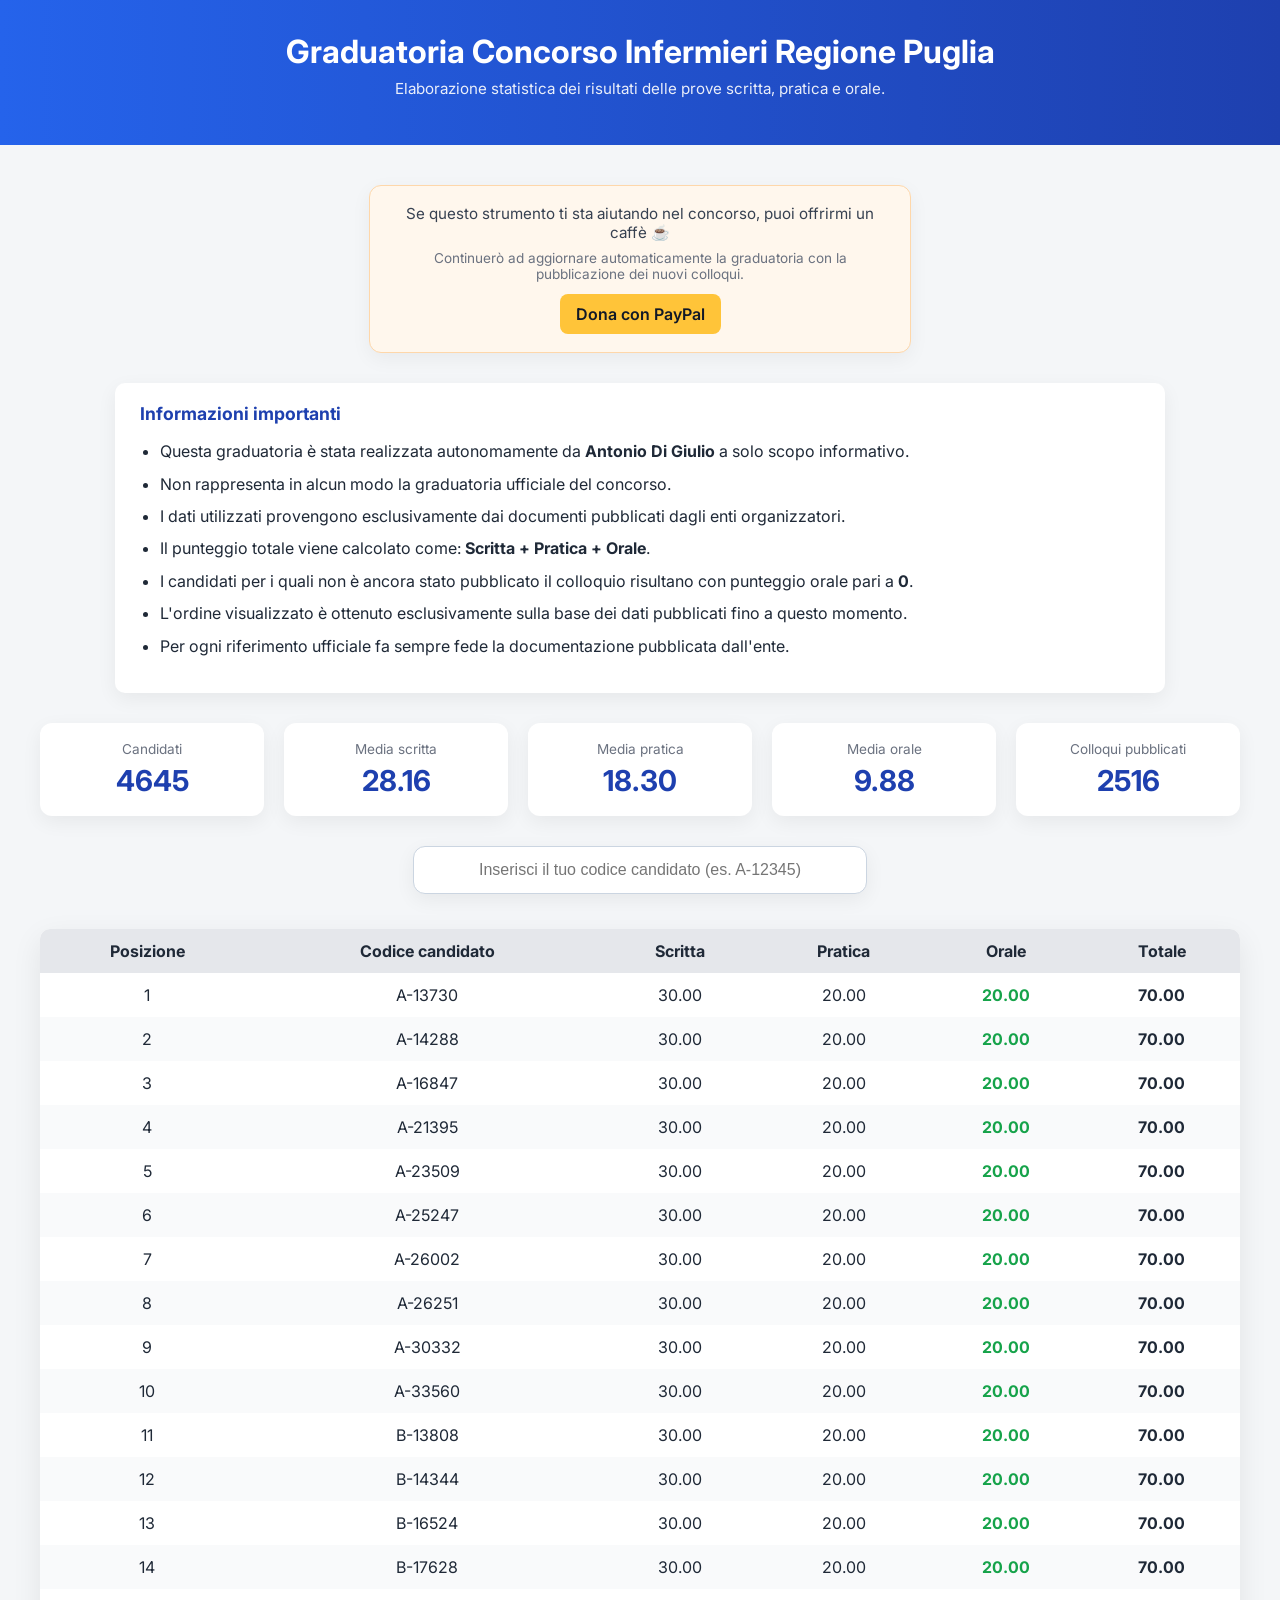
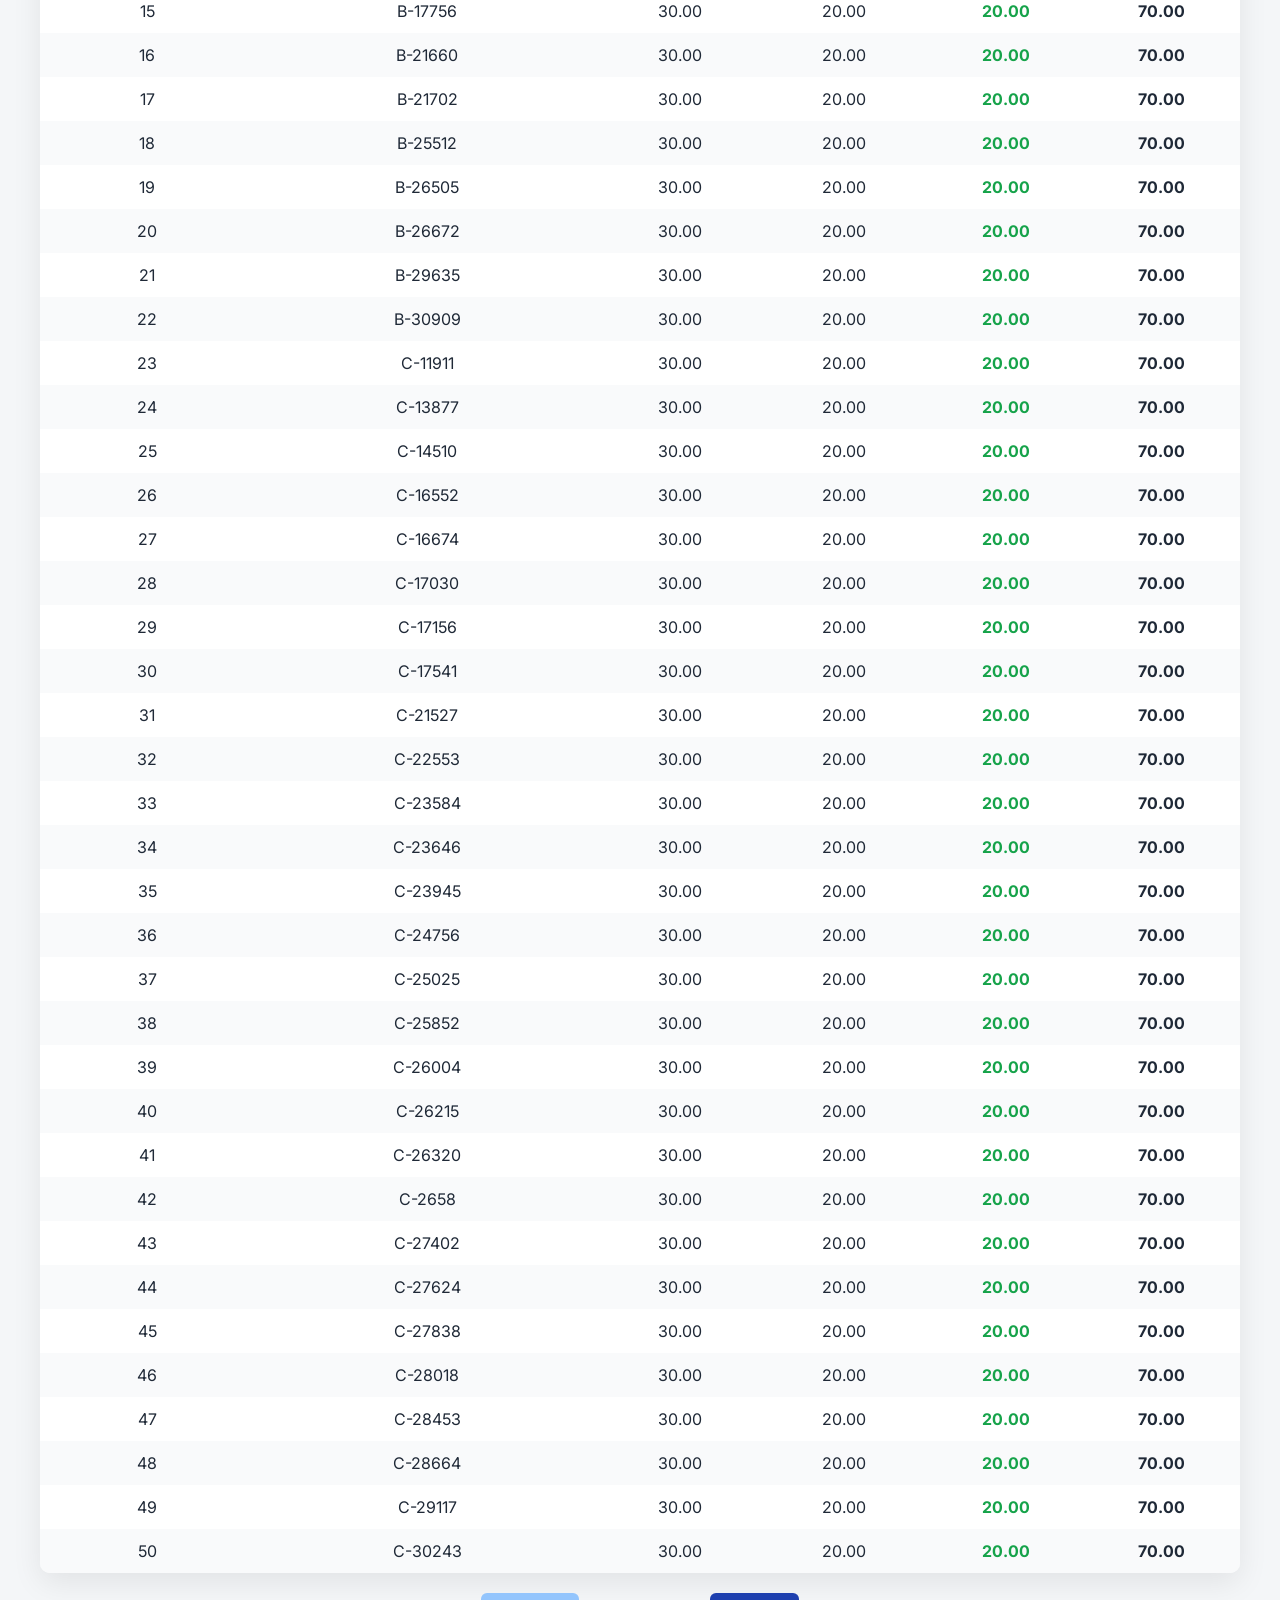
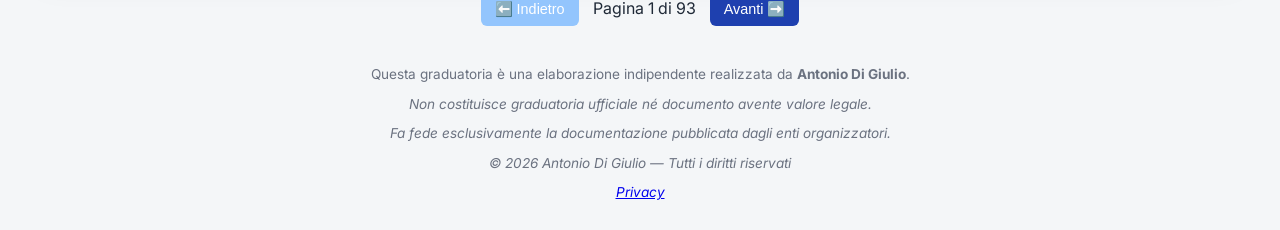
<file: index.html>
<!DOCTYPE html>
<html lang="it">

<head>
  <meta charset="UTF-8">
  <title>Graduatoria Concorso Infermieri Regione Puglia</title>

  <link rel="stylesheet" href="style.css">
  <link href="https://fonts.googleapis.com/css2?family=Inter:wght@400;600;700&display=swap" rel="stylesheet">
</head>

<body>

<header>
  <h1>Graduatoria Concorso Infermieri Regione Puglia</h1>

  <p class="subtitle">
    Elaborazione statistica dei risultati delle prove scritta, pratica e orale.
  </p>
</header>

<section class="donazione-box">

  <p>
    Se questo strumento ti sta aiutando nel concorso,
    puoi offrirmi un caffè ☕
  </p>

  <p class="mini">
    Continuerò ad aggiornare automaticamente la graduatoria con la pubblicazione dei nuovi colloqui.
  </p>

  <a href="https://www.paypal.me/toniodigiulio" target="_blank" class="paypal-btn">
    Dona con PayPal
  </a>

</section>

<section class="info-box">

  <h2>Informazioni importanti</h2>

  <ul>

    <li>
      Questa graduatoria è stata realizzata autonomamente da <strong>Antonio Di Giulio</strong> a solo scopo informativo.
    </li>

    <li>
      Non rappresenta in alcun modo la graduatoria ufficiale del concorso.
    </li>

    <li>
      I dati utilizzati provengono esclusivamente dai documenti pubblicati dagli enti organizzatori.
    </li>

    <li>
      Il punteggio totale viene calcolato come:
      <strong>Scritta + Pratica + Orale</strong>.
    </li>

    <li>
      I candidati per i quali non è ancora stato pubblicato il colloquio risultano con punteggio orale pari a <strong>0</strong>.
    </li>

    <li>
      L'ordine visualizzato è ottenuto esclusivamente sulla base dei dati pubblicati fino a questo momento.
    </li>

    <li>
      Per ogni riferimento ufficiale fa sempre fede la documentazione pubblicata dall'ente.
    </li>

  </ul>

</section>

<section class="stats-grid">

  <div class="stat">
    <span class="stat-label">Candidati</span>
    <span class="stat-value" id="totale-candidati">-</span>
  </div>

  <div class="stat">
    <span class="stat-label">Media scritta</span>
    <span class="stat-value" id="media-scritta">-</span>
  </div>

  <div class="stat">
    <span class="stat-label">Media pratica</span>
    <span class="stat-value" id="media-pratica">-</span>
  </div>

  <div class="stat">
    <span class="stat-label">Media orale</span>
    <span class="stat-value" id="media-orale">-</span>
  </div>

  <div class="stat">
    <span class="stat-label">Colloqui pubblicati</span>
    <span class="stat-value" id="orali-pubblicati">-</span>
  </div>

</section>

<section class="search-section">

  <input
    type="text"
    id="search"
    placeholder="Inserisci il tuo codice candidato (es. A-12345)"
    autocomplete="off">

</section>

<section class="table-wrapper">

  <table>

    <thead>
      <tr>
        <th>Posizione</th>
        <th>Codice candidato</th>
        <th>Scritta</th>
        <th>Pratica</th>
        <th>Orale</th>
        <th>Totale</th>
      </tr>
    </thead>

    <tbody></tbody>

  </table>

</section>

<section class="pagination">

  <button id="prev">⬅️ Indietro</button>

  <span id="page-info"></span>

  <button id="next">Avanti ➡️</button>

</section>

<footer>

  <p>
    Questa graduatoria è una elaborazione indipendente realizzata da
    <strong>Antonio Di Giulio</strong>.
  </p>

  <p class="footer-note">
    Non costituisce graduatoria ufficiale né documento avente valore legale.
  </p>

  <p class="footer-note">
    Fa fede esclusivamente la documentazione pubblicata dagli enti organizzatori.
  </p>

  <p class="footer-note">
    © 2026 Antonio Di Giulio — Tutti i diritti riservati
  </p>

  <p class="footer-note">
    <a href="privacy.html">Privacy</a>
  </p>

</footer>

<script src="graduatoria.js"></script>

</body>
</html>
</file>
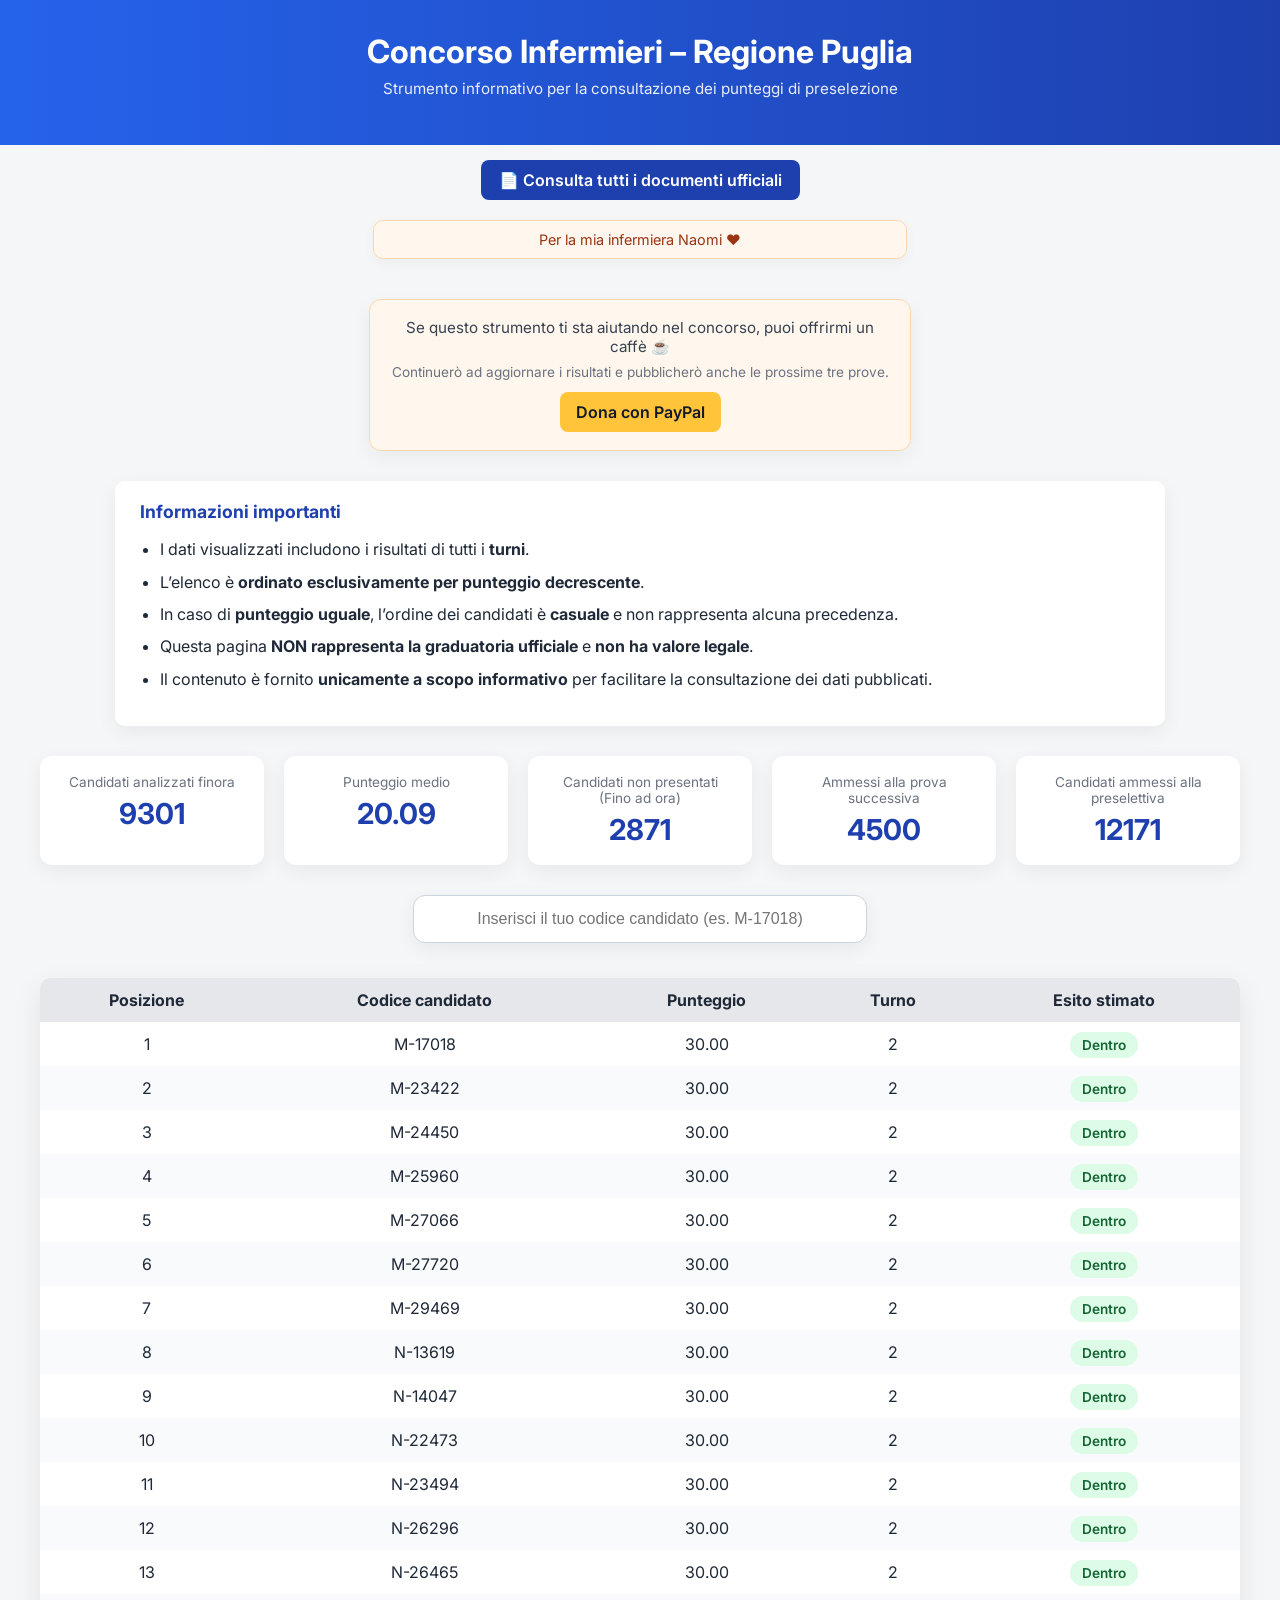
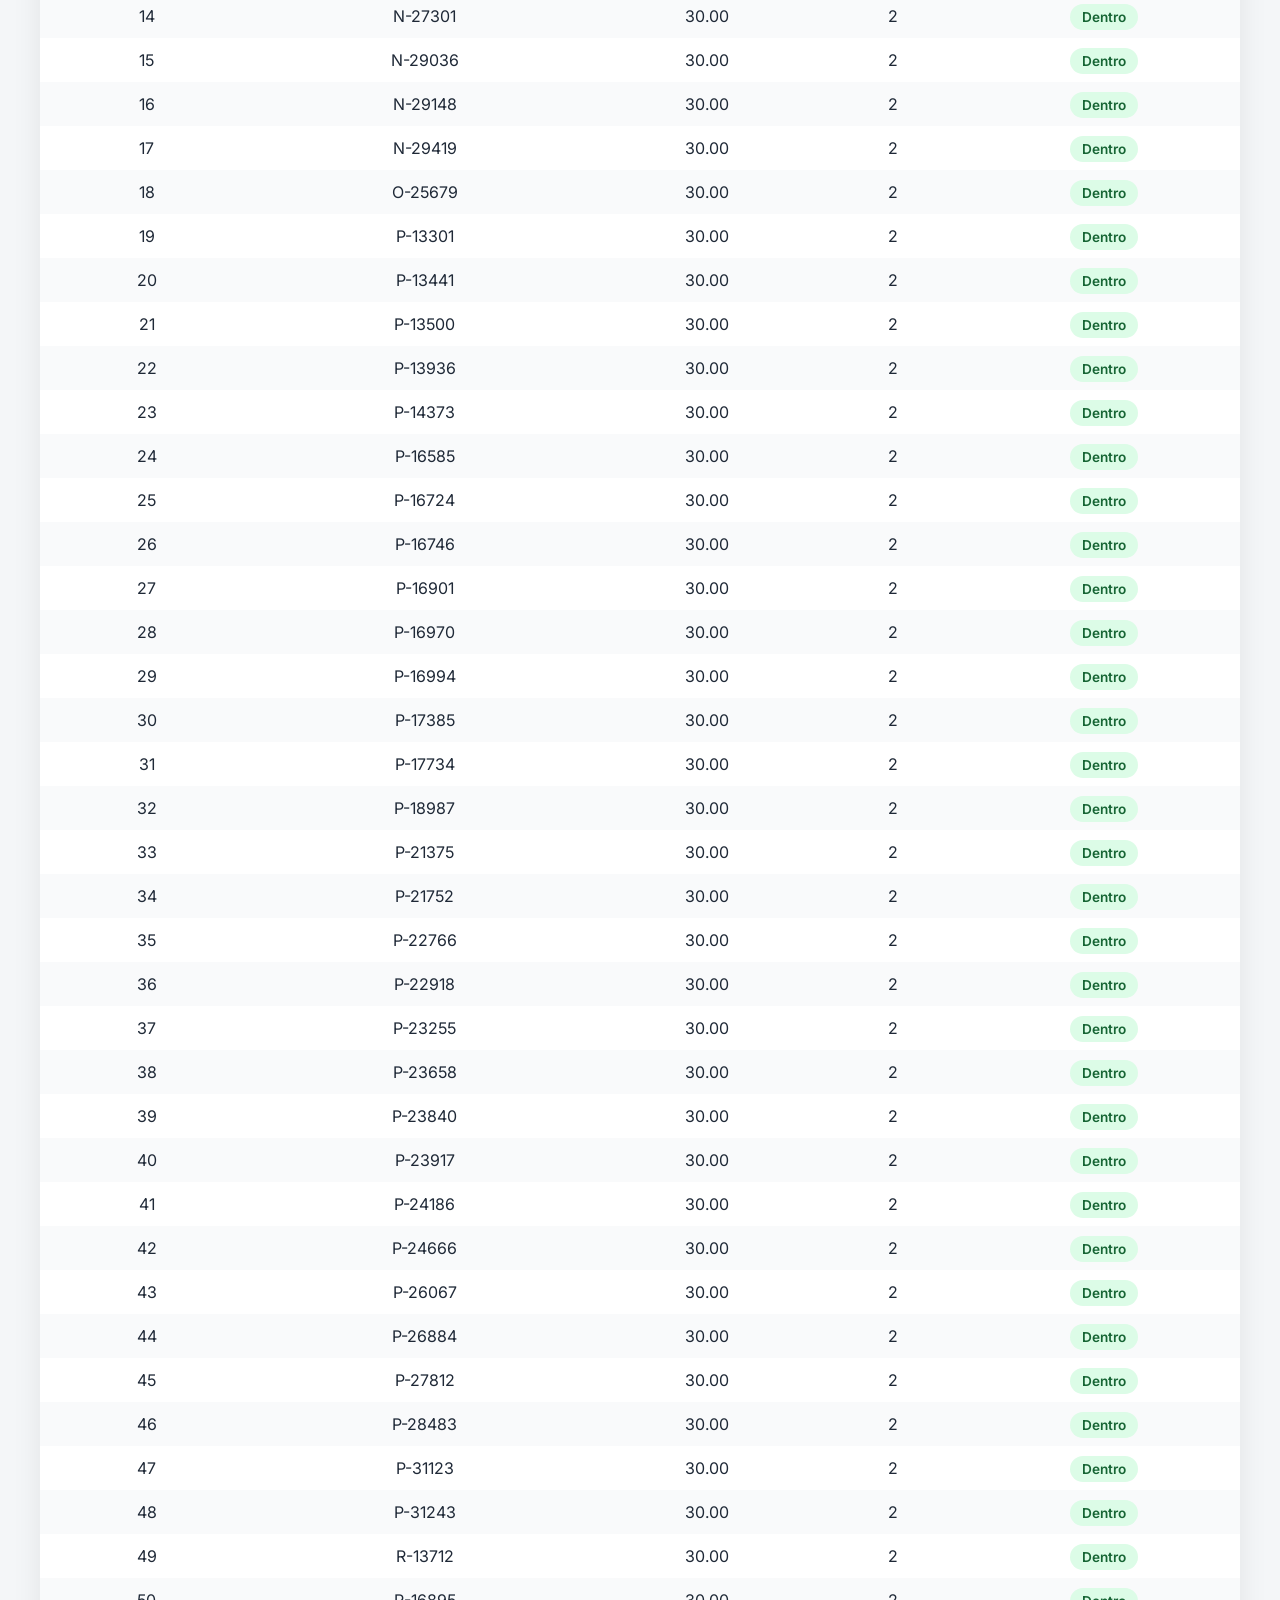
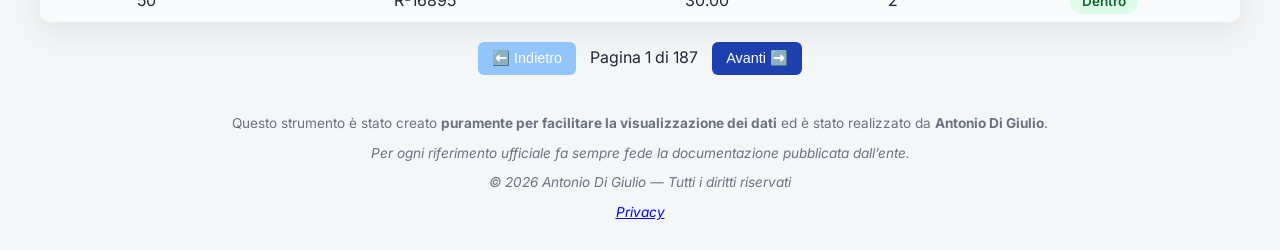
<file: index_without_orale.html>
<!DOCTYPE html>
<html lang="it">
<head>
  <meta charset="UTF-8" />
  <title>Concorso Infermieri – Regione Puglia</title>

  <link rel="stylesheet" href="style.css" />
  <link href="https://fonts.googleapis.com/css2?family=Inter:wght@400;600;700&display=swap" rel="stylesheet">
</head>

<body>

  <header>
    <h1>Concorso Infermieri – Regione Puglia</h1>
    <p class="subtitle">
      Strumento informativo per la consultazione dei punteggi di preselezione
    </p>
  </header>
  
<div style="text-align:center; margin-top: 15px;">
  <a href="risorse.html" class="btn-risorse">
    📄 Consulta tutti i documenti ufficiali
  </a>
</div>

  
  
<section class="dedica-box">
  <p>Per la mia infermiera Naomi ❤️</p>
</section>

<section class="donazione-box">
  <p>
    Se questo strumento ti sta aiutando nel concorso,
    puoi offrirmi un caffè ☕
  </p>

  <p class="mini">
    Continuerò ad aggiornare i risultati e pubblicherò anche le prossime tre prove.
  </p>

  <a href="https://www.paypal.me/toniodigiulio" target="_blank" class="paypal-btn">
    Dona con PayPal
  </a>
</section>

<section class="info-box">
  <h2>Informazioni importanti</h2>

  <ul>
    <li>
      I dati visualizzati includono i risultati di tutti i <strong>turni</strong>. 
    </li>
    <li>
      L’elenco è <strong>ordinato esclusivamente per punteggio decrescente</strong>.
    </li>
    <li>
      In caso di <strong>punteggio uguale</strong>, l’ordine dei candidati è
      <strong>casuale</strong> e non rappresenta alcuna precedenza.
    </li>
    <li>
      Questa pagina <strong>NON rappresenta la graduatoria ufficiale</strong>
      e <strong>non ha valore legale</strong>.
    </li>
    <li>
      Il contenuto è fornito <strong>unicamente a scopo informativo</strong>
      per facilitare la consultazione dei dati pubblicati.
    </li>
  </ul>
</section>

<section class="stats-grid">

  <div class="stat">
    <span class="stat-label">Candidati analizzati finora</span>
    <span class="stat-value" id="totale-candidati">-</span>
  </div>

  <div class="stat">
    <span class="stat-label">Punteggio medio</span>
    <span class="stat-value" id="punteggio-medio">-</span>
  </div>

  <!--<div class="stat">
    <span class="stat-label">Turni analizzati</span>
    <span class="stat-value">6</span>
  </div>-->
  
  <div class="stat">
	<span class="stat-label">Candidati non presentati (Fino ad ora)</span>
	<span class="stat-value">2871</span>
  </div>

  <div class="stat">
    <span class="stat-label">Ammessi alla prova successiva</span>
    <span class="stat-value">4500</span>
  </div>

  <div class="stat">
    <span class="stat-label">Candidati ammessi alla preselettiva</span>
    <span class="stat-value">12171</span>
  </div>
  
  
  <!--<div class="stat">
    <span class="stat-label">Ultimo aggiornamento</span>
    <span class="stat-value" id="ultimo-aggiornamento">—</span>
  </div>-->


</section>




<section class="search-section">
  <input
    type="text"
    id="search"
    placeholder="Inserisci il tuo codice candidato (es. M-17018)"
    autocomplete="off"
  />
</section>

  <section class="table-wrapper">
    <table>
      <thead>
        <tr>
          <th>Posizione</th>
          <th>Codice candidato</th>
          <th>Punteggio</th>
          <th>Turno</th>
          <th>Esito stimato</th>
        </tr>
      </thead>
      <tbody></tbody>
    </table>
  </section>
	
<section class="pagination">
  <button id="prev">⬅️ Indietro</button>
  <span id="page-info"></span>
  <button id="next">Avanti ➡️</button>
</section>



<footer>
  <p>
    Questo strumento è stato creato <strong>puramente per facilitare la visualizzazione dei dati</strong>
    ed è stato realizzato da <strong>Antonio Di Giulio</strong>.
  </p>

  <p class="footer-note">
    Per ogni riferimento ufficiale fa sempre fede la documentazione pubblicata dall’ente.
  </p>

  <p class="footer-note">
    © 2026 Antonio Di Giulio — Tutti i diritti riservati
  </p>

  <p class="footer-note">
    <a href="privacy.html">Privacy</a>
  </p>

</footer>


  <script src="app.js"></script>
</body>
</html>
</file>
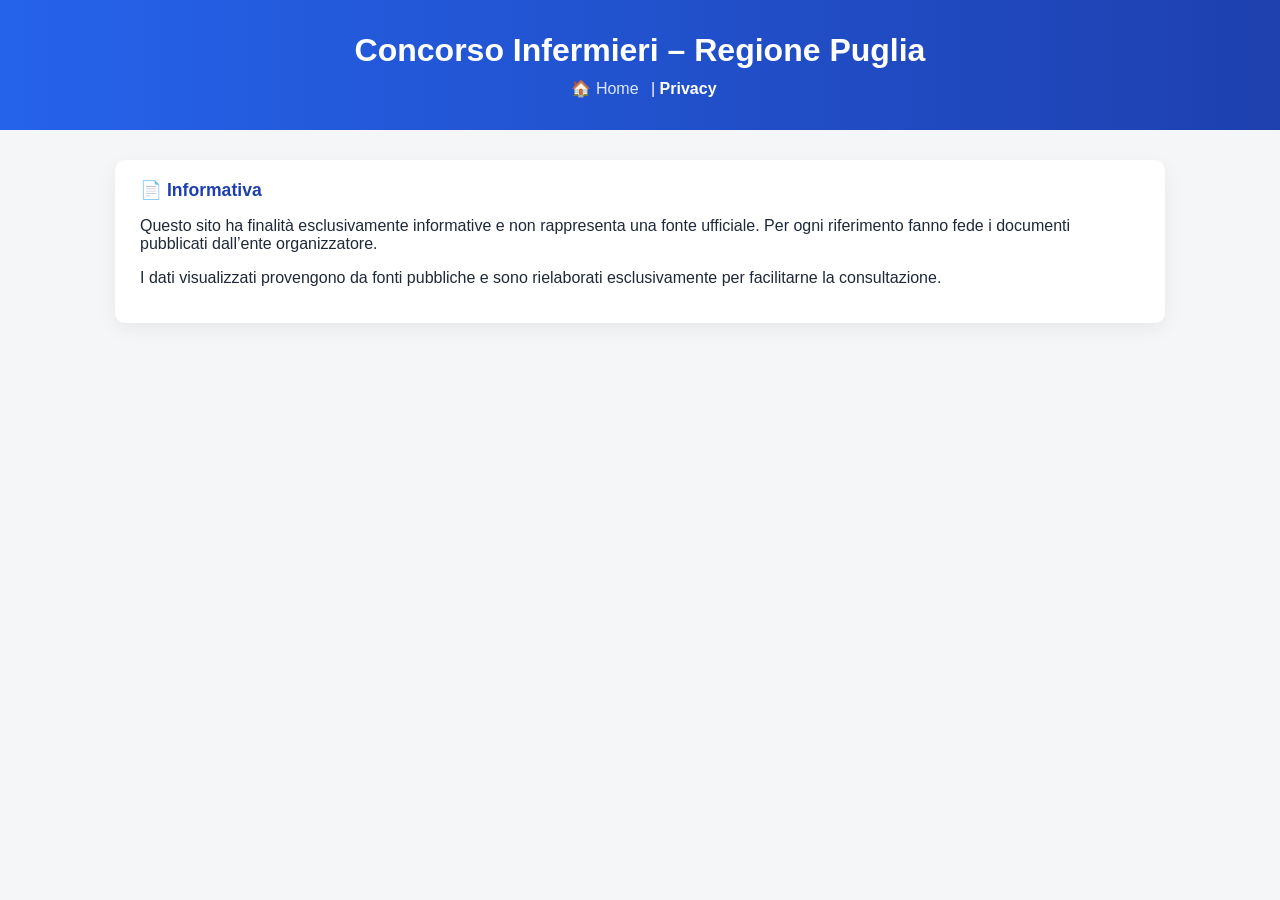
<file: privacy.html>
<!DOCTYPE html>
<html lang="it">
<head>
  <meta charset="UTF-8" />
  <title>Privacy</title>
  <link rel="stylesheet" href="style.css" />
</head>

<body>

<header>
  <h1>Concorso Infermieri – Regione Puglia</h1>

  <div style="margin-top: 10px;">
    <a href="index.html">🏠 Home</a> |
    <strong>Privacy</strong>
  </div>
</header>

<section class="info-box">
  <h2>📄 Informativa</h2>

  <p>
    Questo sito ha finalità esclusivamente informative e non rappresenta una fonte ufficiale.
    Per ogni riferimento fanno fede i documenti pubblicati dall’ente organizzatore.
  </p>

  <p>
    I dati visualizzati provengono da fonti pubbliche e sono rielaborati esclusivamente
    per facilitarne la consultazione.
  </p>

  <p>
</file>
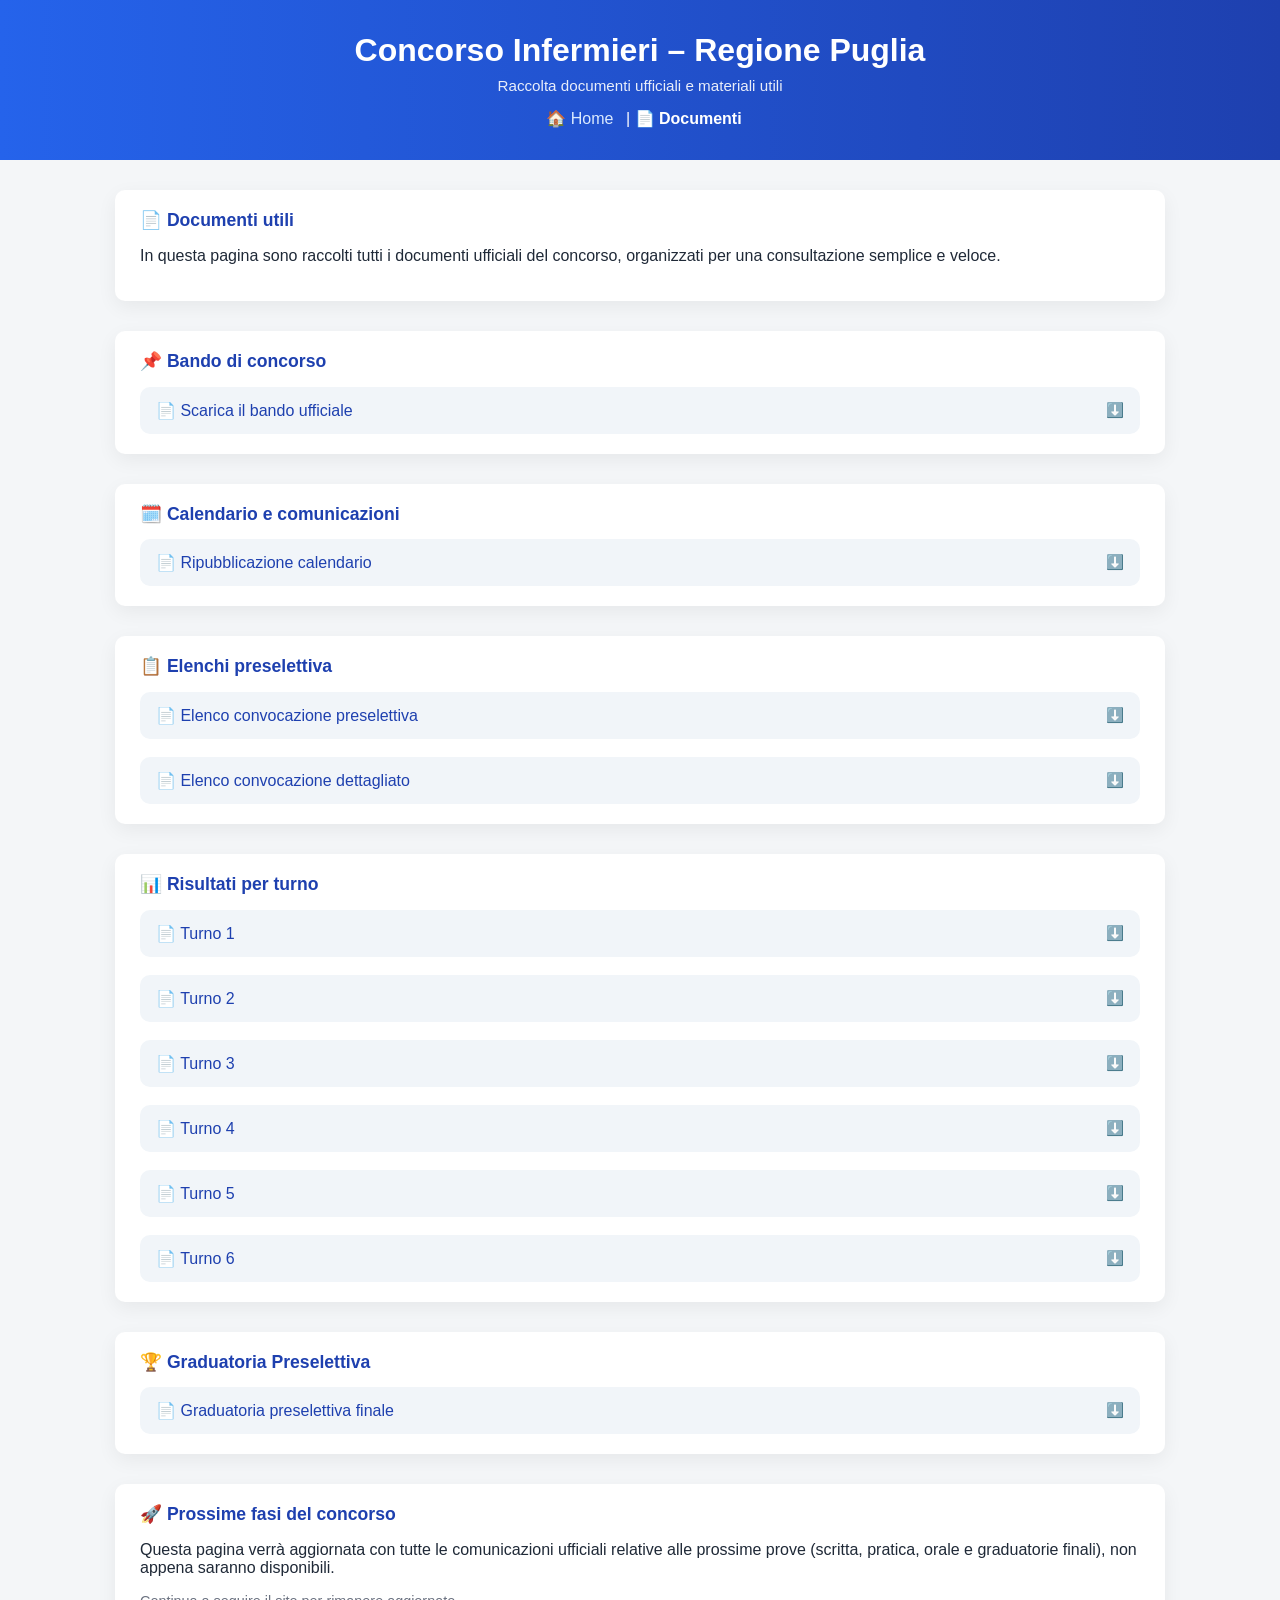
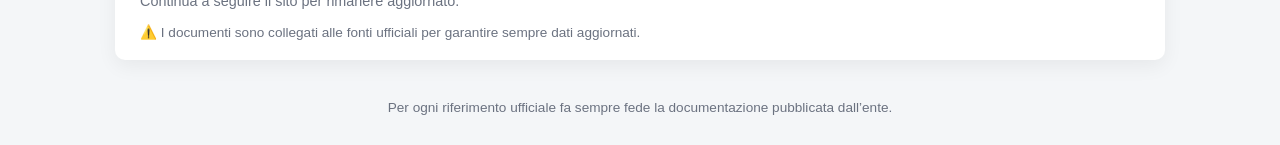
<file: risorse.html>
<!DOCTYPE html>
<html lang="it">
<head>
  <meta charset="UTF-8" />
  <title>Documenti utili</title>
  <link rel="stylesheet" href="style.css" />
</head>

<body>

<header>
  <h1>Concorso Infermieri – Regione Puglia</h1>
  <p class="subtitle">
    Raccolta documenti ufficiali e materiali utili
  </p>

  <div style="margin-top: 10px;">
    <a href="index.html">🏠 Home</a> |
    <strong>📄 Documenti</strong>
  </div>
</header>

<section class="info-box">
  <h2>📄 Documenti utili</h2>
  <p>
    In questa pagina sono raccolti tutti i documenti ufficiali del concorso,
    organizzati per una consultazione semplice e veloce.
  </p>
</section>

<!-- BANDO -->
<section class="info-box">
  <h2>📌 Bando di concorso</h2>
      <a href="pdf/bando.pdf" target="_blank" class="doc-item">
        📄 Scarica il bando ufficiale
      </a>
</section>

<!-- CALENDARIO -->
<section class="info-box">
  <h2>🗓️ Calendario e comunicazioni</h2>
      <a href="pdf/ripubblicazione_calendario.pdf" target="_blank" class="doc-item">
        📄 Ripubblicazione calendario
      </a>
</section>

<!-- ELENCHI -->
<section class="info-box">
  <h2>📋 Elenchi preselettiva</h2>

      <a href="pdf/convocazione_prova_ps.pdf" target="_blank" class="doc-item">
        📄 Elenco convocazione preselettiva
      </a>
  <br/>
      <a href="pdf/elenco_convocazione_dettaglio_2" target="_blank" class="doc-item">
        📄 Elenco convocazione dettagliato
      </a>
</section>

<!-- RISULTATI TURNI -->
<section class="info-box">
  <h2>📊 Risultati per turno</h2>

  <a href="pdf/turno1ps.pdf" target="_blank" class="doc-item">📄 Turno 1</a>
  <br/>
  <a href="pdf/turno2ps.pdf" target="_blank" class="doc-item">📄 Turno 2</a>
  <br/>
  <a href="pdf/turno3ps.pdf" target="_blank" class="doc-item">📄 Turno 3</a>
  <br/>
  <a href="pdf/turno4ps.pdf" target="_blank" class="doc-item">📄 Turno 4</a>
  <br/>
  <a href="pdf/turno5ps.pdf" target="_blank" class="doc-item">📄 Turno 5</a>
  <br/>
  <a href="pdf/turno6ps.pdf" target="_blank" class="doc-item">📄 Turno 6</a>

</section>

<!-- GRADUATORIA PRESELETTIVA -->
<section class="info-box">
  <h2>🏆 Graduatoria Preselettiva</h2>

      <a href="pdf/graduatoria_pubblicazione_ps.pdf" target="_blank" class="doc-item">
        📄 Graduatoria preselettiva finale
      </a>
</section>

<!-- FUTURO -->
<section class="info-box">
  <h2>🚀 Prossime fasi del concorso</h2>

  <p>
    Questa pagina verrà aggiornata con tutte le comunicazioni ufficiali
    relative alle prossime prove (scritta, pratica, orale e graduatorie finali),
    non appena saranno disponibili.
  </p>

  <p style="margin-top:10px; font-size:0.9rem; color:#6b7280;">
    Continua a seguire il sito per rimanere aggiornato.
  </p>

  <div style="margin-top:15px; font-size:0.85rem; color:#6b7280;">
    ⚠️ I documenti sono collegati alle fonti ufficiali per garantire sempre dati aggiornati.
  </div>
</section>

<footer>
  <p>
    Per ogni riferimento ufficiale fa sempre fede la documentazione pubblicata dall’ente.
  </p>
</footer>

</body>
</html>
</file>
<file: style.css>
/* BASE */
body {
  margin: 0;
  font-family: 'Inter', sans-serif;
  background: #f4f6f8;
  color: #1f2937;
}

/* HEADER */
header {
  background: linear-gradient(90deg, #2563eb, #1e40af);
  color: white;
  padding: 32px 20px;
  text-align: center;
}

header h1 {
  margin: 0;
}

.subtitle {
  margin-top: 8px;
  font-size: 0.95rem;
  opacity: 0.9;
}

/* INFO BOX */
.info-box {
  max-width: 1000px;
  margin: 30px auto;
  background: #ffffff;
  border-radius: 10px;
  padding: 20px 25px;
  box-shadow: 0 6px 20px rgba(0,0,0,0.06);
}

.info-box h2 {
  margin-top: 0;
  color: #1e40af;
  font-size: 1.1rem;
}

.info-box ul {
  padding-left: 20px;
}

.info-box li {
  margin-bottom: 10px;
  line-height: 1.4;
}

/* TABLE */
.table-wrapper {
  max-width: 1200px;
  margin: auto;
  background: white;
  border-radius: 10px;
  box-shadow: 0 10px 30px rgba(0,0,0,0.08);
  overflow-x: auto;
}

table {
  width: 100%;
  border-collapse: collapse;
}

thead {
  background: #e5e7eb;
}

th, td {
  padding: 12px;
  text-align: center;
}

tbody tr:nth-child(even) {
  background: #f9fafb;
}

tbody tr:hover {
  background: #eef2ff;
}

/* BADGE */
.badge {
  padding: 5px 12px;
  border-radius: 20px;
  font-size: 0.85rem;
  font-weight: 600;
}

.ok {
  background: #dcfce7;
  color: #166534;
}

.warn {
  background: #fef3c7;
  color: #92400e;
}

.no {
  background: #fee2e2;
  color: #991b1b;
}

/* FOOTER */
footer {
  text-align: center;
  font-size: 0.85rem;
  color: #6b7280;
  margin: 40px 20px 30px;
}

.footer-note {
  margin-top: 6px;
  font-style: italic;
}
/* STATISTICHE */
.stats-box {
  max-width: 1000px;
  margin: 20px auto 10px auto;
  display: flex;
  gap: 20px;
  justify-content: center;
  flex-wrap: wrap;
}

/* BOX BASE */
.stat {
  background: #ffffff;
  border-radius: 12px;
  padding: 18px 20px;
  text-align: center;
  box-shadow: 0 6px 20px rgba(0,0,0,0.06);
}

/* BOX EVIDENZIATO (4500) */
.stat.highlight {
  background: #ecfeff;
  border: 2px solid #06b6d4;
}

.stat.highlight .stat-value {
  color: #0369a1;
}

/* GRID STATISTICHE */
.stats-grid {
  max-width: 1200px;
  margin: 25px auto;
  display: grid;
  grid-template-columns: repeat(5, 1fr); /* FORZA 5 BOX ALLINEATI */
  gap: 20px;
}

/* Responsive: tablet */
@media (max-width: 1100px) {
  .stats-grid {
    grid-template-columns: repeat(3, 1fr);
  }
}

/* Responsive: mobile */
@media (max-width: 700px) {
  .stats-grid {
    grid-template-columns: repeat(1, 1fr);
  }
}


/* BOX UNIFORMI */
.stat {
  background: #ffffff;
  border-radius: 12px;
  padding: 18px 20px;
  text-align: center;
  box-shadow: 0 6px 20px rgba(0,0,0,0.06);
}

.stat-label {
  display: block;
  font-size: 0.85rem;
  color: #6b7280;
  margin-bottom: 6px;
}

.stat-value {
  font-size: 1.8rem;
  font-weight: 700;
  color: #1e40af;
}

/* DEDICA */
.dedica-box {
  max-width: 500px;
  margin: 20px auto;
  padding: 10px 16px;
  text-align: center;
  background: #fff7ed;
  border: 1px solid #fed7aa;
  border-radius: 10px;
  font-size: 0.9rem;
  color: #9a3412;
  box-shadow: 0 4px 12px rgba(0,0,0,0.04);
}

.dedica-box p {
  margin: 0;
}


/* SEZIONE RICERCA */
.search-section {
  display: flex;
  justify-content: center;
  margin: 30px auto 35px auto;
}

.search-section input {
  width: 420px;
  max-width: 90%;
  padding: 14px 16px;
  font-size: 1rem;
  border-radius: 12px;
  border: 1px solid #cbd5e1;
  text-align: center;
  box-shadow: 0 6px 20px rgba(0,0,0,0.06);
}

.search-section input:focus {
  outline: none;
  border-color: #2563eb;
}

/* DONAZIONE PAYPAL */

.donazione-box {
  text-align: center;
  margin: 40px auto 20px auto;
  max-width: 500px;
  padding: 18px 20px;
  background: #fff7ed;
  border: 1px solid #fed7aa;
  border-radius: 12px;
  box-shadow: 0 6px 20px rgba(0,0,0,0.05);
}

.donazione-box p {
  margin: 0;
  font-size: 0.95rem;
  color: #374151;
}

.donazione-box .mini {
  margin-top: 8px;
  font-size: 0.85rem;
  color: #6b7280;
}

.paypal-btn {
  display: inline-block;
  margin-top: 12px;
  padding: 10px 16px;
  background: #ffc439;
  color: #111827;
  font-weight: 600;
  border-radius: 8px;
  text-decoration: none;
  transition: transform 0.1s ease, box-shadow 0.1s ease;
}

.paypal-btn:hover {
  background: #f2b807;
  transform: translateY(-1px);
  box-shadow: 0 4px 10px rgba(0,0,0,0.1);
}


.file-link {
  color: #2563eb;
  text-decoration: none;
  font-weight: 500;
}

.file-link:hover {
  text-decoration: underline;
}

.btn-risorse {
  display: inline-block;
  padding: 10px 18px;
  background: #1e40af;
  color: white;
  border-radius: 8px;
  text-decoration: none;
  font-weight: 600;
}

.btn-risorse:hover {
  background: #1e3a8a;
}

header a {
  color: #dbeafe;
  text-decoration: none;
  padding: 4px 8px;
  border-radius: 6px;
}

header a:hover {
  background: rgba(255,255,255,0.15);
}

.doc-item {
  display: flex;
  align-items: center;
  justify-content: space-between;
  background: #f1f5f9;
  padding: 14px 16px;
  border-radius: 10px;
  text-decoration: none;
  color: #1e40af;
  font-weight: 500;
}

.doc-item::after {
  content: "⬇️";
  font-size: 0.9rem;
}

.pagination {
  text-align: center;
  margin: 20px 0 30px 0;
}

.pagination button {
  padding: 8px 14px;
  margin: 0 10px;
  border: none;
  border-radius: 6px;
  background: #1e40af;
  color: white;
  font-size: 0.9rem;
  cursor: pointer;
}

.pagination button:hover {
  background: #1e3a8a;
}

.pagination button:disabled {
  background: #93c5fd;
  cursor: not-allowed;
}

.orale-presente {
    color: #16a34a;
    font-weight: 700;
}

.orale-assente {
    color: #dc2626;
    font-weight: 700;
}
</file>
